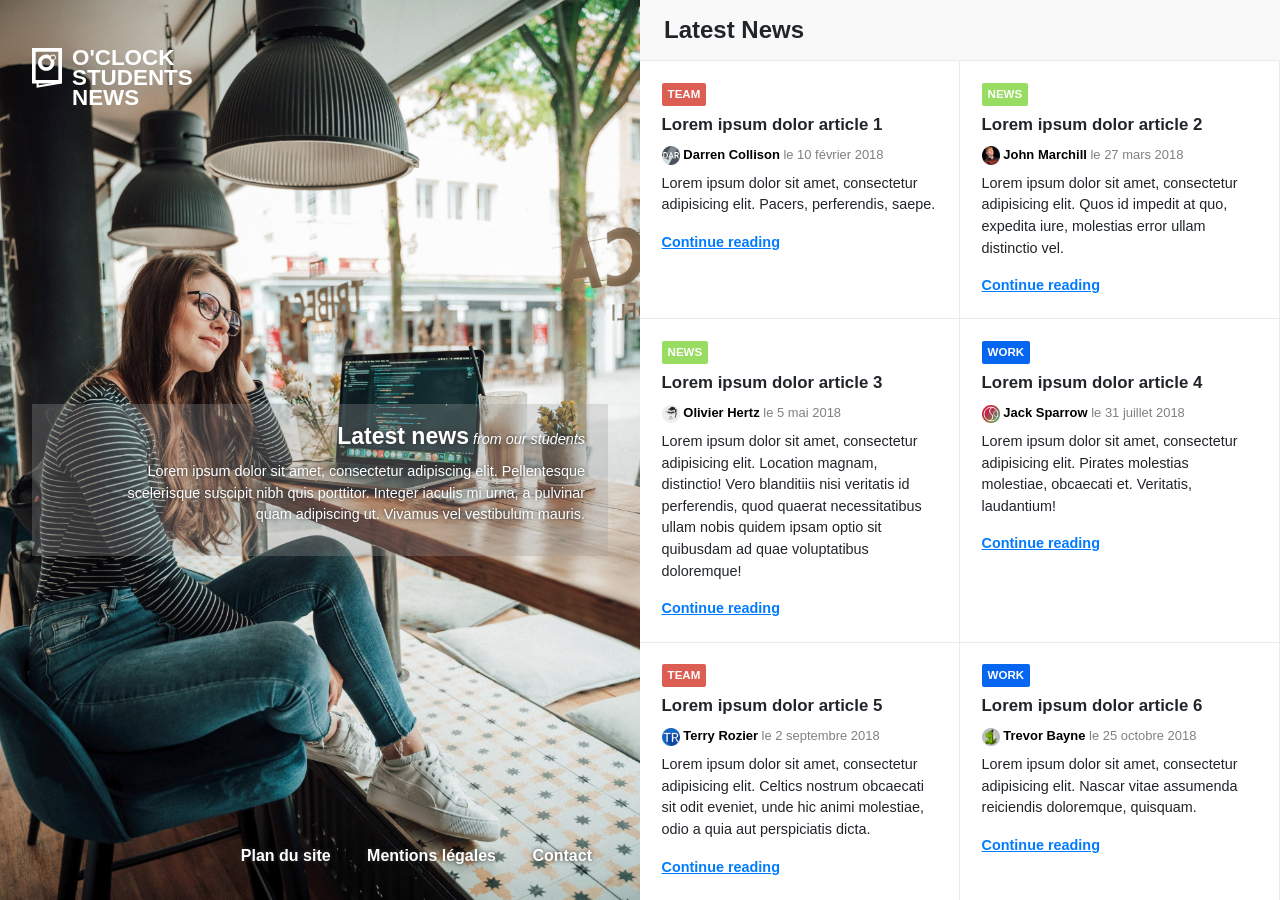
<file: html/index.html>
<!DOCTYPE html>
<html>
<head>
    <meta charset="UTF-8">
    <title>oNews</title>
    <link rel="stylesheet" href="../css/reset.css">
    <link rel="stylesheet" href="../css/style.css">
</head>
<body>
    <div class="wrapper">
      <!-- emmet: header>h1+p+nav>ul>li*3>a -->
      <header class="left">
        <h1 class="left__title">O'Clock Students News</h1>
        <div class="left__paragraph">
          <h2 class="left__subtitle"><strong class="left__subtitle-strong">Latest news</strong> from our students</h2>
          <p>
            Lorem ipsum dolor sit amet, consectetur adipiscing elit. Pellentesque scelerisque suscipit nibh quis porttitor. Integer iaculis mi urna, a pulvinar quam adipiscing ut. Vivamus vel vestibulum mauris.
          </p>
        </div>
        <nav>
          <ul class="left__nav">
            <li class="left__nav-item"><a href="./plan_de_site.html" class="left__nav-link">Plan du site</a></li>
            <li class="left__nav-item"><a href="./mentions_legales.html" class="left__nav-link">Mentions légales</a></li>
            <li class="left__nav-item"><a href="./contact.html" class="left__nav-link">Contact</a></li>
          </ul>
        </nav>
      </header>
      <main class="right">
        <!-- emmet: h2+article*6>a+h3+div(img+strong+time)+p+a -->
        <h2 class="right__title">Latest News</h2>
        <div class="posts">
          <article class="post">
            <a href="" class="post__category post__category--color-team">team</a>
            <h3>Lorem ipsum dolor article 1</h3>
            <div class="post__meta">
              <img class="post__author-icon" src="../images/icon-dar.png" alt="">
              <strong class="post__author">Darren Collison</strong>
              <time datetime="2018-02-10">le 10 février 2018</time>
            </div>
            <p>Lorem ipsum dolor sit amet, consectetur adipisicing elit. Pacers, perferendis, saepe.</p>
            <a href="article.html" class="post__link">Continue reading</a>
          </article>
          <article class="post">
            <a href="" class="post__category post__category--color-news">news</a>
            <h3>Lorem ipsum dolor article 2</h3>
            <div class="post__meta">
              <img class="post__author-icon" src="../images/icon-john.png" alt="">
              <strong class="post__author">John Marchill</strong>
              <time datetime="2018-03-27">le 27 mars 2018</time>
            </div>
            <p>Lorem ipsum dolor sit amet, consectetur adipisicing elit. Quos id impedit at quo, expedita iure, molestias error ullam distinctio vel.</p>
            <a href="" class="post__link">Continue reading</a>
          </article>
          <article class="post">
            <a href="" class="post__category post__category--color-news">news</a>
            <h3>Lorem ipsum dolor article 3</h3>
            <div class="post__meta">
              <img class="post__author-icon" src="../images/icon-ohz.png" alt="">
              <strong class="post__author">Olivier Hertz</strong>
              <time datetime="2018-05-05">le 5 mai 2018</time>
            </div>
            <p>Lorem ipsum dolor sit amet, consectetur adipisicing elit. Location magnam, distinctio! Vero blanditiis nisi veritatis id perferendis, quod quaerat necessitatibus ullam nobis quidem ipsam optio sit quibusdam ad quae voluptatibus doloremque!</p>
            <a href="" class="post__link">Continue reading</a>
          </article>
          <article class="post">
            <a href="" class="post__category post__category--color-work">work</a>
            <h3>Lorem ipsum dolor article 4</h3>
            <div class="post__meta">
              <img class="post__author-icon" src="../images/icon-spr.png" alt="">
              <strong class="post__author">Jack Sparrow</strong>
              <time datetime="2018-07-31">le 31 juillet 2018</time>
            </div>
            <p>Lorem ipsum dolor sit amet, consectetur adipisicing elit. Pirates molestias molestiae, obcaecati et. Veritatis, laudantium!</p>
            <a href="" class="post__link">Continue reading</a>
          </article>
          <article class="post">
            <a href="" class="post__category post__category--color-team">team</a>
            <h3>Lorem ipsum dolor article 5</h3>
            <div class="post__meta">
              <img class="post__author-icon" src="../images/icon-tr.png" alt="">
              <strong class="post__author">Terry Rozier</strong>
              <time datetime="2018-09-02">le 2 septembre 2018</time>
            </div>
            <p>Lorem ipsum dolor sit amet, consectetur adipisicing elit. Celtics nostrum obcaecati sit odit eveniet, unde hic animi molestiae, odio a quia aut perspiciatis dicta.</p>
            <a href="" class="post__link">Continue reading</a>
          </article>
          <article class="post">
            <a href="" class="post__category post__category--color-work">work</a>
            <h3>Lorem ipsum dolor article 6</h3>
            <div class="post__meta">
              <img class="post__author-icon" src="../images/icon-tre.png" alt="">
              <strong class="post__author">Trevor Bayne</strong>
              <time datetime="2018-10-25">le 25 octobre 2018</time>
            </div>
            <p>Lorem ipsum dolor sit amet, consectetur adipisicing elit. Nascar vitae assumenda reiciendis doloremque, quisquam.</p>
            <a href="" class="post__link">Continue reading</a>
          </article>
        </div>
      </main>
    </div>
</body>
</html>
</file>
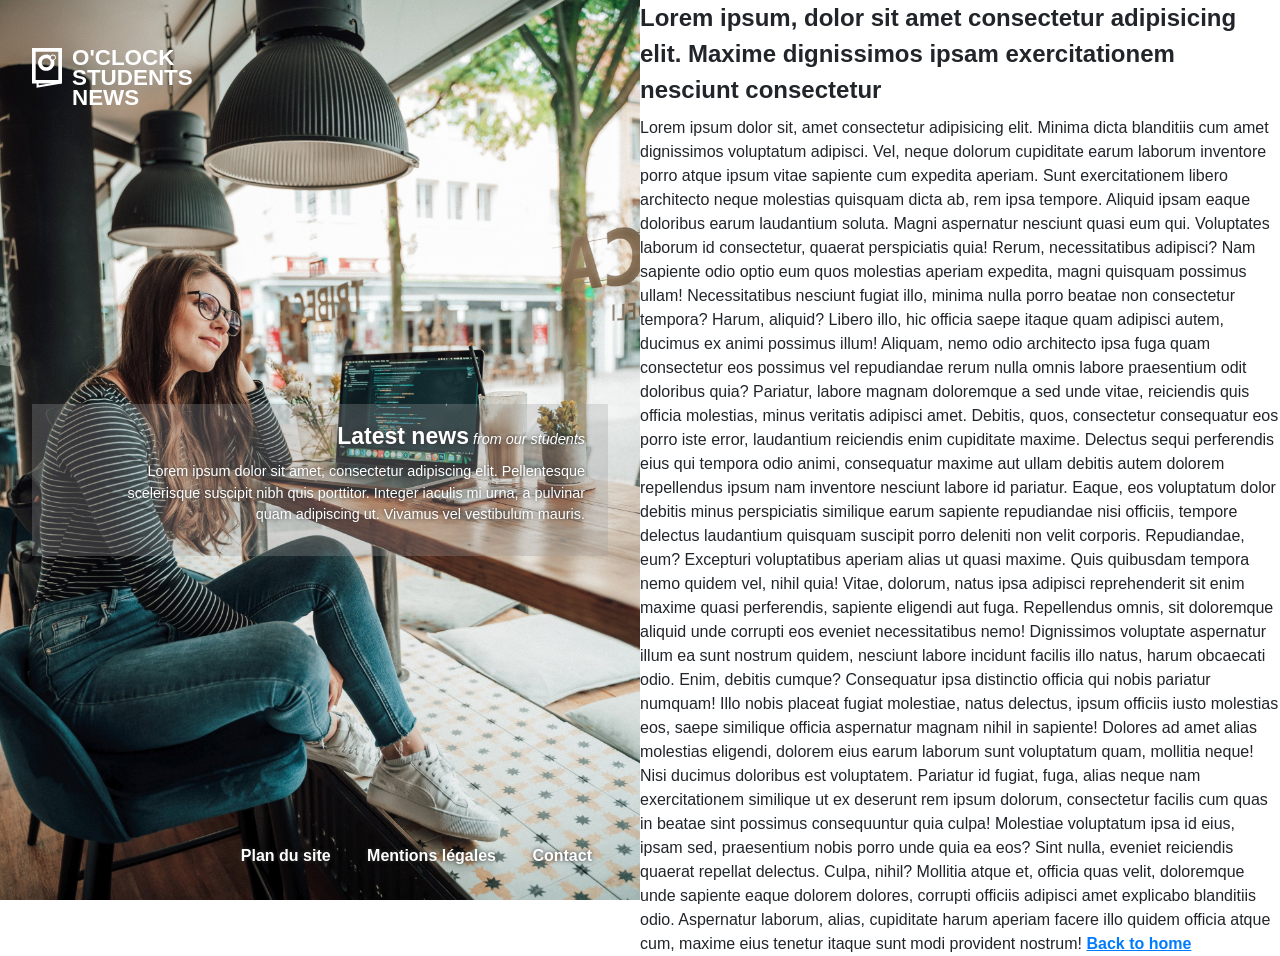
<file: html/article.html>
<!DOCTYPE html>
<html>
<head>
    <meta charset="UTF-8">
    <title>oNews</title>
    <link rel="stylesheet" href="../css/reset.css">
    <link rel="stylesheet" href="../css/style.css">
</head>
<body>
    <div class="wrapper">
      <!-- emmet: header>h1+p+nav>ul>li*3>a -->
      <header class="left">
        <h1 class="left__title">O'Clock Students News</h1>
        <div class="left__paragraph">
          <h2 class="left__subtitle"><strong class="left__subtitle-strong">Latest news</strong> from our students</h2>
          <p>
            Lorem ipsum dolor sit amet, consectetur adipiscing elit. Pellentesque scelerisque suscipit nibh quis porttitor. Integer iaculis mi urna, a pulvinar quam adipiscing ut. Vivamus vel vestibulum mauris.
          </p>
        </div>
        <nav>
          <ul class="left__nav">
            <li class="left__nav-item"><a href="./plan_de_site.html" class="left__nav-link">Plan du site</a></li>
            <li class="left__nav-item"><a href="./mentions_legales.html" class="left__nav-link">Mentions légales</a></li>
            <li class="left__nav-item"><a href="./contact.html" class="left__nav-link">Contact</a></li>
          </ul>
        </nav>
      </header>
      <main class="right">
        <article>
            <h1>Lorem ipsum, dolor sit amet consectetur adipisicing elit. Maxime dignissimos ipsam exercitationem nesciunt consectetur </h1>
            <main>
                Lorem ipsum dolor sit, amet consectetur adipisicing elit. Minima dicta blanditiis cum amet dignissimos voluptatum adipisci. Vel, neque dolorum cupiditate earum laborum inventore porro atque ipsum vitae sapiente cum expedita aperiam. Sunt exercitationem libero architecto neque molestias quisquam dicta ab, rem ipsa tempore. Aliquid ipsam eaque doloribus earum laudantium soluta. Magni aspernatur nesciunt quasi eum qui. Voluptates laborum id consectetur, quaerat perspiciatis quia! Rerum, necessitatibus adipisci? Nam sapiente odio optio eum quos molestias aperiam expedita, magni quisquam possimus ullam! Necessitatibus nesciunt fugiat illo, minima nulla porro beatae non consectetur tempora? Harum, aliquid? Libero illo, hic officia saepe itaque quam adipisci autem, ducimus ex animi possimus illum! Aliquam, nemo odio architecto ipsa fuga quam consectetur eos possimus vel repudiandae rerum nulla omnis labore praesentium odit doloribus quia? Pariatur, labore magnam doloremque a sed unde vitae, reiciendis quis officia molestias, minus veritatis adipisci amet. Debitis, quos, consectetur consequatur eos porro iste error, laudantium reiciendis enim cupiditate maxime. Delectus sequi perferendis eius qui tempora odio animi, consequatur maxime aut ullam debitis autem dolorem repellendus ipsum nam inventore nesciunt labore id pariatur. Eaque, eos voluptatum dolor debitis minus perspiciatis similique earum sapiente repudiandae nisi officiis, tempore delectus laudantium quisquam suscipit porro deleniti non velit corporis. Repudiandae, eum? Excepturi voluptatibus aperiam alias ut quasi maxime. Quis quibusdam tempora nemo quidem vel, nihil quia! Vitae, dolorum, natus ipsa adipisci reprehenderit sit enim maxime quasi perferendis, sapiente eligendi aut fuga. Repellendus omnis, sit doloremque aliquid unde corrupti eos eveniet necessitatibus nemo! Dignissimos voluptate aspernatur illum ea sunt nostrum quidem, nesciunt labore incidunt facilis illo natus, harum obcaecati odio. Enim, debitis cumque? Consequatur ipsa distinctio officia qui nobis pariatur numquam! Illo nobis placeat fugiat molestiae, natus delectus, ipsum officiis iusto molestias eos, saepe similique officia aspernatur magnam nihil in sapiente! Dolores ad amet alias molestias eligendi, dolorem eius earum laborum sunt voluptatum quam, mollitia neque! Nisi ducimus doloribus est voluptatem. Pariatur id fugiat, fuga, alias neque nam exercitationem similique ut ex deserunt rem ipsum dolorum, consectetur facilis cum quas in beatae sint possimus consequuntur quia culpa! Molestiae voluptatum ipsa id eius, ipsam sed, praesentium nobis porro unde quia ea eos? Sint nulla, eveniet reiciendis quaerat repellat delectus. Culpa, nihil? Mollitia atque et, officia quas velit, doloremque unde sapiente eaque dolorem dolores, corrupti officiis adipisci amet explicabo blanditiis odio. Aspernatur laborum, alias, cupiditate harum aperiam facere illo quidem officia atque cum, maxime eius tenetur itaque sunt modi provident nostrum!
                <a href="index.html" class="post__link">Back to home</a>
            </main>
        </article>
      </main>
    </div>
</body>
</html>
</file>
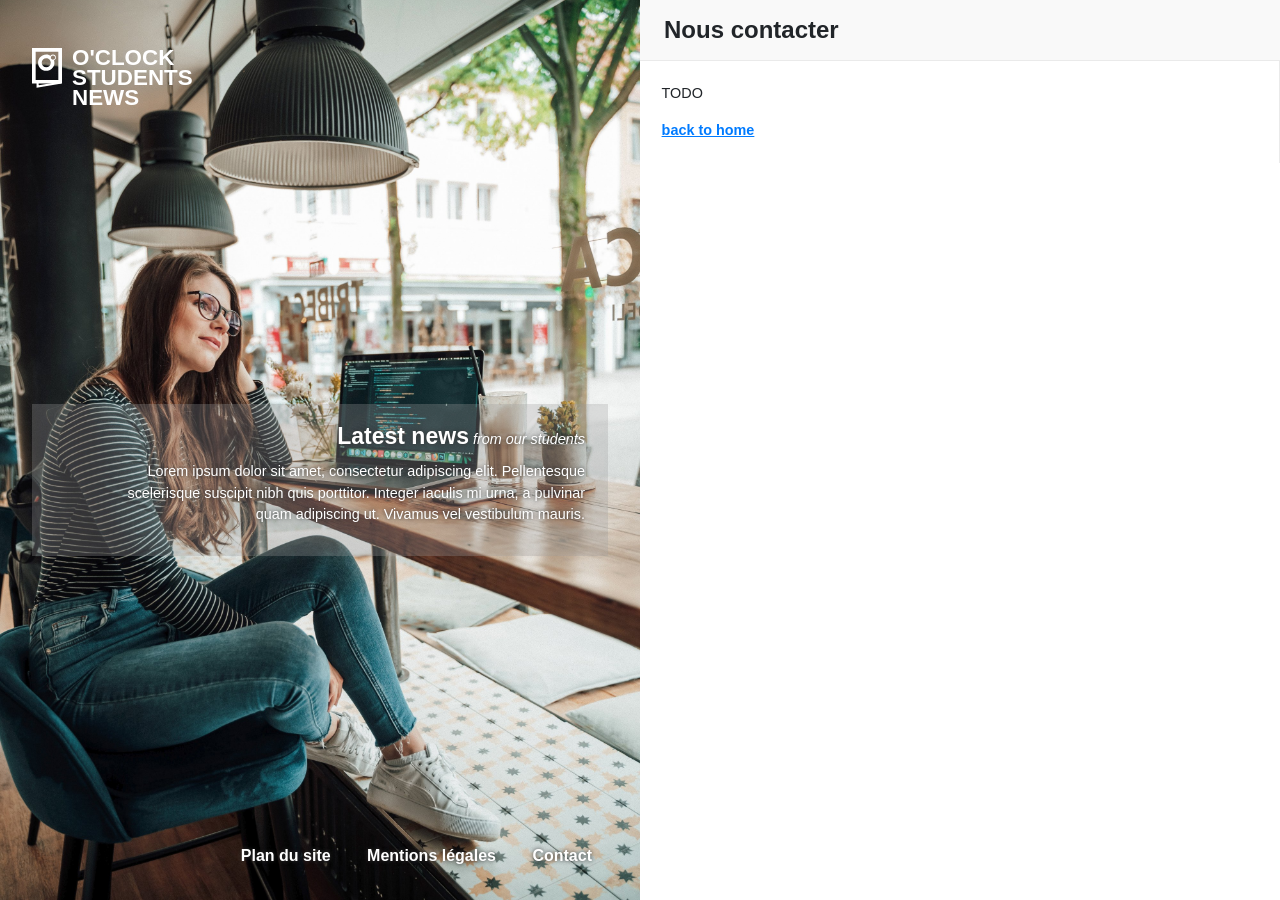
<file: html/contact.html>
<!DOCTYPE html>
<html>
<head>
    <meta charset="UTF-8">
    <title>oNews</title>
    <link rel="stylesheet" href="../css/reset.css">
    <link rel="stylesheet" href="../css/style.css">
</head>
<body>
    <div class="wrapper">
      <!-- emmet: header>h1+p+nav>ul>li*3>a -->
      <header class="left">
        <h1 class="left__title">O'Clock Students News</h1>
        <div class="left__paragraph">
          <h2 class="left__subtitle"><strong class="left__subtitle-strong">Latest news</strong> from our students</h2>
          <p>
            Lorem ipsum dolor sit amet, consectetur adipiscing elit. Pellentesque scelerisque suscipit nibh quis porttitor. Integer iaculis mi urna, a pulvinar quam adipiscing ut. Vivamus vel vestibulum mauris.
          </p>
        </div>
        <nav>
          <ul class="left__nav">
            <li class="left__nav-item"><a href="./plan_de_site.html" class="left__nav-link">Plan du site</a></li>
            <li class="left__nav-item"><a href="./mentions_legales.html" class="left__nav-link">Mentions légales</a></li>
            <li class="left__nav-item"><a href="./contact.html" class="left__nav-link">Contact</a></li>
          </ul>
        </nav>
      </header>
      <main class="right">
        <h2 class="right__title">Nous contacter</h2>
        <div class="posts">
          <div class="post post--solo">
            <p class="single">
              TODO
            </p>
            <a href="./index.html" class="post__link">back to home</a>
          </div>
        </div>
      </main>
    </div>
</body>
</html>
</file>
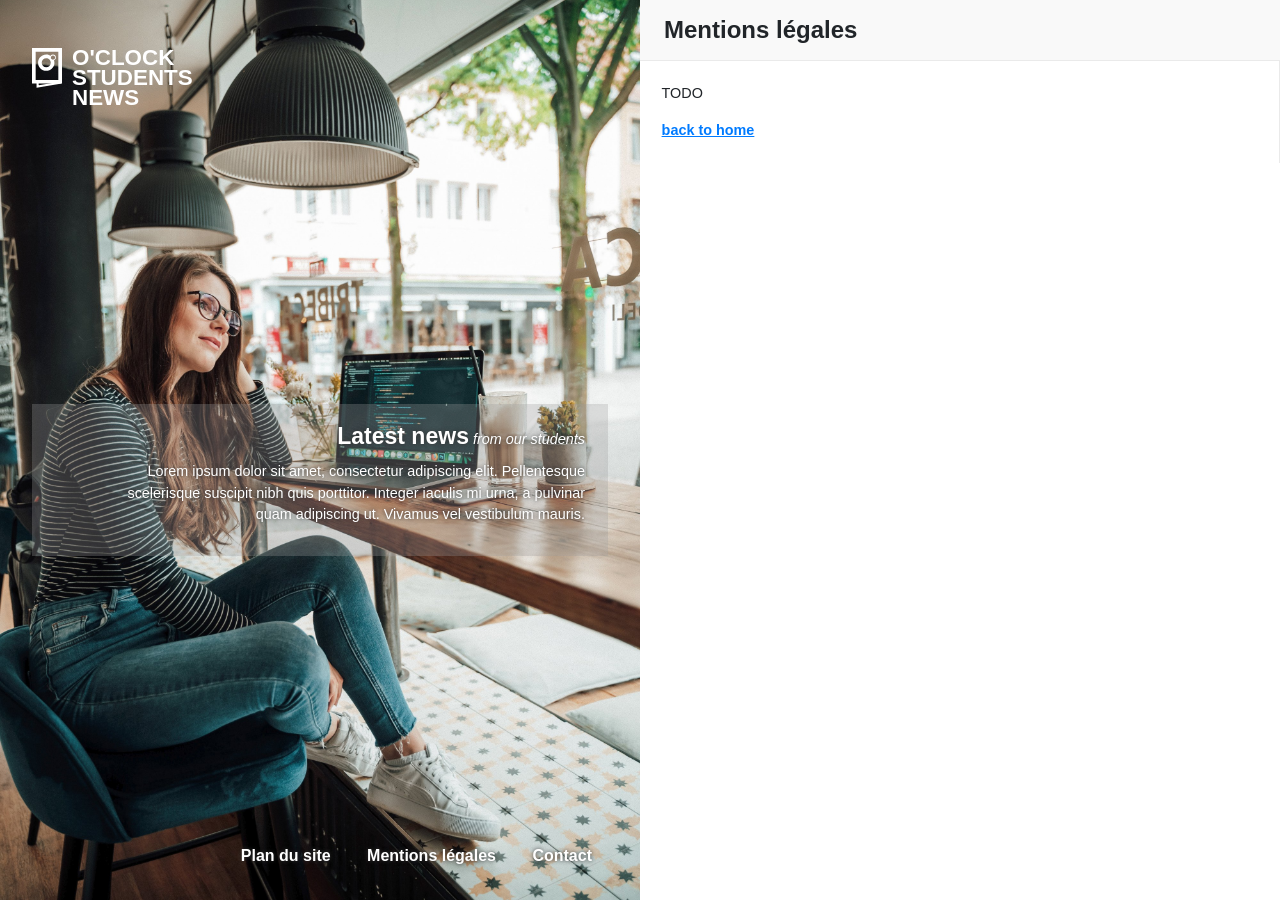
<file: html/mentions_legales.html>
<!DOCTYPE html>
<html>
<head>
    <meta charset="UTF-8">
    <title>oNews</title>
    <link rel="stylesheet" href="../css/reset.css">
    <link rel="stylesheet" href="../css/style.css">
</head>
<body>
    <div class="wrapper">
      <!-- emmet: header>h1+p+nav>ul>li*3>a -->
      <header class="left">
        <h1 class="left__title">O'Clock Students News</h1>
        <div class="left__paragraph">
          <h2 class="left__subtitle"><strong class="left__subtitle-strong">Latest news</strong> from our students</h2>
          <p>
            Lorem ipsum dolor sit amet, consectetur adipiscing elit. Pellentesque scelerisque suscipit nibh quis porttitor. Integer iaculis mi urna, a pulvinar quam adipiscing ut. Vivamus vel vestibulum mauris.
          </p>
        </div>
        <nav>
          <ul class="left__nav">
            <li class="left__nav-item"><a href="./plan_de_site.html" class="left__nav-link">Plan du site</a></li>
            <li class="left__nav-item"><a href="./mentions_legales.html" class="left__nav-link">Mentions légales</a></li>
            <li class="left__nav-item"><a href="./contact.html" class="left__nav-link">Contact</a></li>
          </ul>
        </nav>
      </header>
      <main class="right">
        <h2 class="right__title">Mentions légales</h2>
        <div class="posts">
          <div class="post post--solo">
            <p class="single">
              TODO
            </p>
            <a href="./index.html" class="post__link">back to home</a>
          </div>
        </div>
      </main>
    </div>
</body>
</html>
</file>
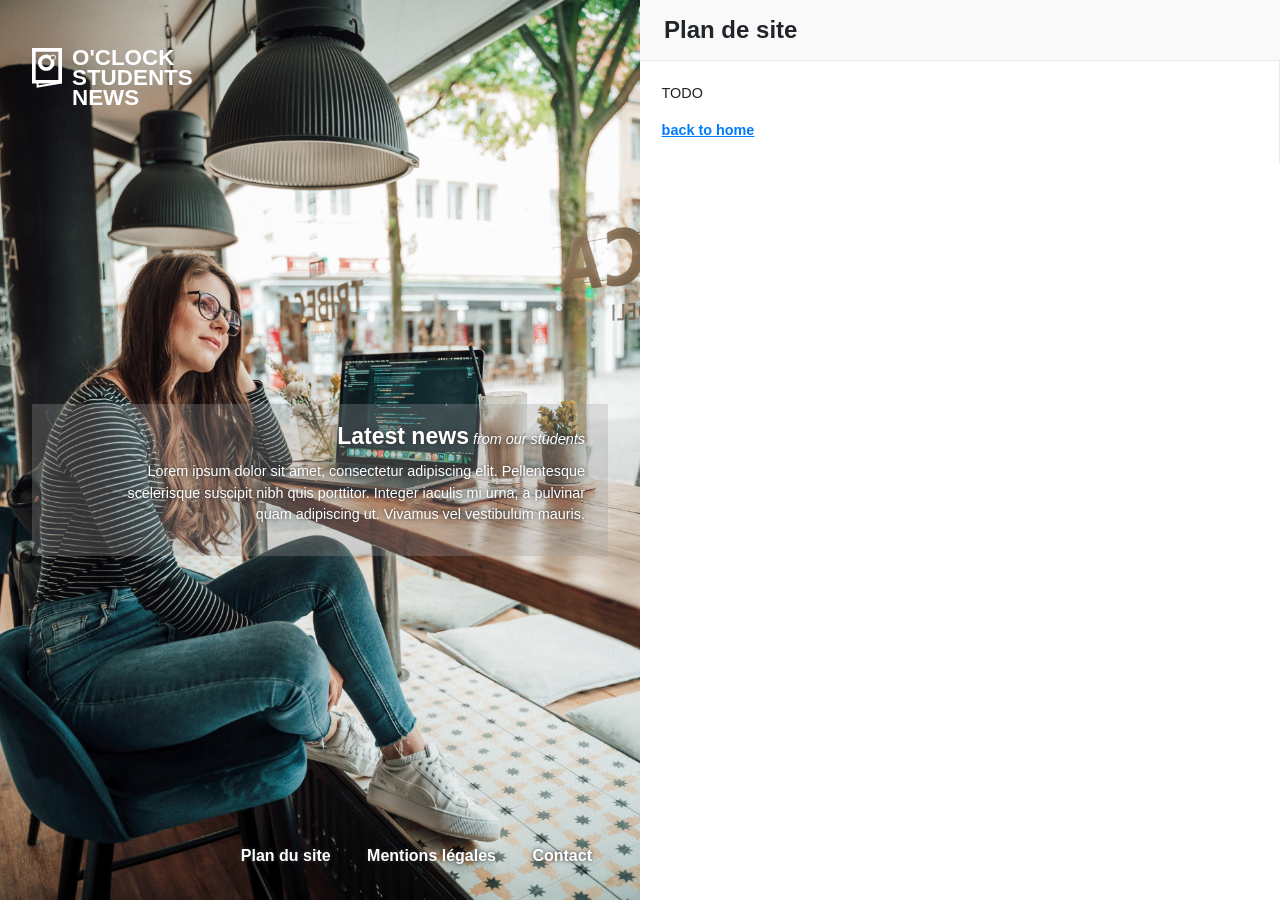
<file: html/plan_de_site.html>
<!DOCTYPE html>
<html>
<head>
    <meta charset="UTF-8">
    <title>oNews</title>
    <link rel="stylesheet" href="../css/reset.css">
    <link rel="stylesheet" href="../css/style.css">
</head>
<body>
    <div class="wrapper">
      <!-- emmet: header>h1+p+nav>ul>li*3>a -->
      <header class="left">
        <h1 class="left__title">O'Clock Students News</h1>
        <div class="left__paragraph">
          <h2 class="left__subtitle"><strong class="left__subtitle-strong">Latest news</strong> from our students</h2>
          <p>
            Lorem ipsum dolor sit amet, consectetur adipiscing elit. Pellentesque scelerisque suscipit nibh quis porttitor. Integer iaculis mi urna, a pulvinar quam adipiscing ut. Vivamus vel vestibulum mauris.
          </p>
        </div>
        <nav>
          <ul class="left__nav">
            <li class="left__nav-item"><a href="./plan_de_site.html" class="left__nav-link">Plan du site</a></li>
            <li class="left__nav-item"><a href="./mentions_legales.html" class="left__nav-link">Mentions légales</a></li>
            <li class="left__nav-item"><a href="./contact.html" class="left__nav-link">Contact</a></li>
          </ul>
        </nav>
      </header>
      <main class="right">
        <h2 class="right__title">Plan de site</h2>
        <div class="posts">
          <div class="post post--solo">
            <p class="single">
              TODO
            </p>
            <a href="./index.html" class="post__link">back to home</a>
          </div>
        </div>
      </main>
    </div>
</body>
</html>
</file>
<file: css/style.css>
.left {
  position: fixed;
  width: 50%;
  height: 100%;/* ou 100vh */
  padding: 3em 2em 1em;
  background-image: url(../images/nicole.jpg);
  background-size: cover;
  background-position: center;
  color: white;
  display: flex;
  flex-direction: column;
  justify-content: space-between;
  align-items: flex-end;
}

.left__title {
  text-transform: uppercase;
  font-size: 1.4em;
  max-width: 100px;
  line-height: 0.9;
  padding-left: 40px;
  background-image: url(../images/onews.svg);
  background-repeat: no-repeat;
  background-size: 30px;
  align-self: flex-start;
}

.left__paragraph {
  font-size: 0.9em;
  text-align: right;
  padding: 1em 4% 1em 16%;
  background-color: rgba(155, 155, 155, .3);
  text-shadow: 0 0 4px #333;
}

.left__subtitle {
  font-style: italic;
  font-size: 1em;
  font-weight: 400;
}

.left__subtitle-strong {
  font-style: normal;
  font-size: 1.6em;
  font-weight: 700;
}

.left__nav {
  list-style-type: none;
  text-shadow: 0 0 4px #333;
}

.left__nav-item {
  display: inline-block;
}

.left__nav-link {
  color: white;
  padding: 0.5em 1em;
  margin: 0;
  font-weight: 700;
}

.left__nav-link:hover {
  color: inherit;
  text-decoration: none;
  background-color: rgba(0, 0, 0, 0.4); /* 0.4 = transparence => 1=opaque, 0=transparent */
  border-radius: 6px;
}

/* RIGHT */
.right {
  width: 50%;
  margin-left: 50%;
}

.right__title {
  padding: 0.5em 1em;
  margin: 0;
  background-color: #f9f9f9;
}

.posts {
  display: flex;
  flex-wrap: wrap;
}

.post {
  width: 50%;
  padding: 1.5em;
  border-top: 1px solid #eaeaea;
  border-right: 1px solid #eaeaea;
  font-size: 0.9em;
}

.post--solo {
  width: 100%;
}

.post__meta {
  font-size: 0.9em;
  color: grey;
  margin: 0.625em 0;
}

.post__author-icon {
  width: 1.4em;
}

.post__author {
  color: black;
  font-weight: 700;
}

.post__link {
  font-weight: bold;
  text-decoration: underline;
}

.post__link:hover {
  text-decoration: none;
}

/* Modifiers sur les catégories */

.post__category {
  display: inline-block;
  text-transform: uppercase;
  color: white;
  border-radius: 2px;
  text-align: center;
  font-size: 0.8em;
  font-weight: 700;
  padding: 3px 6px;
  background-color: darkgrey;
  margin-bottom: 0.5em;
}

.post__category:hover {
  color: rgba(255, 255, 255, 0.9);
  text-decoration: none;
}

.post__category--color-team {
  background-color: #dc5e53;
}

.post__category--color-news {
  background-color: #98dc62;
}

.post__category--color-work {
  background-color: #0766f0;
}

.right__article {
  padding: 1.5em;
}
</file>
